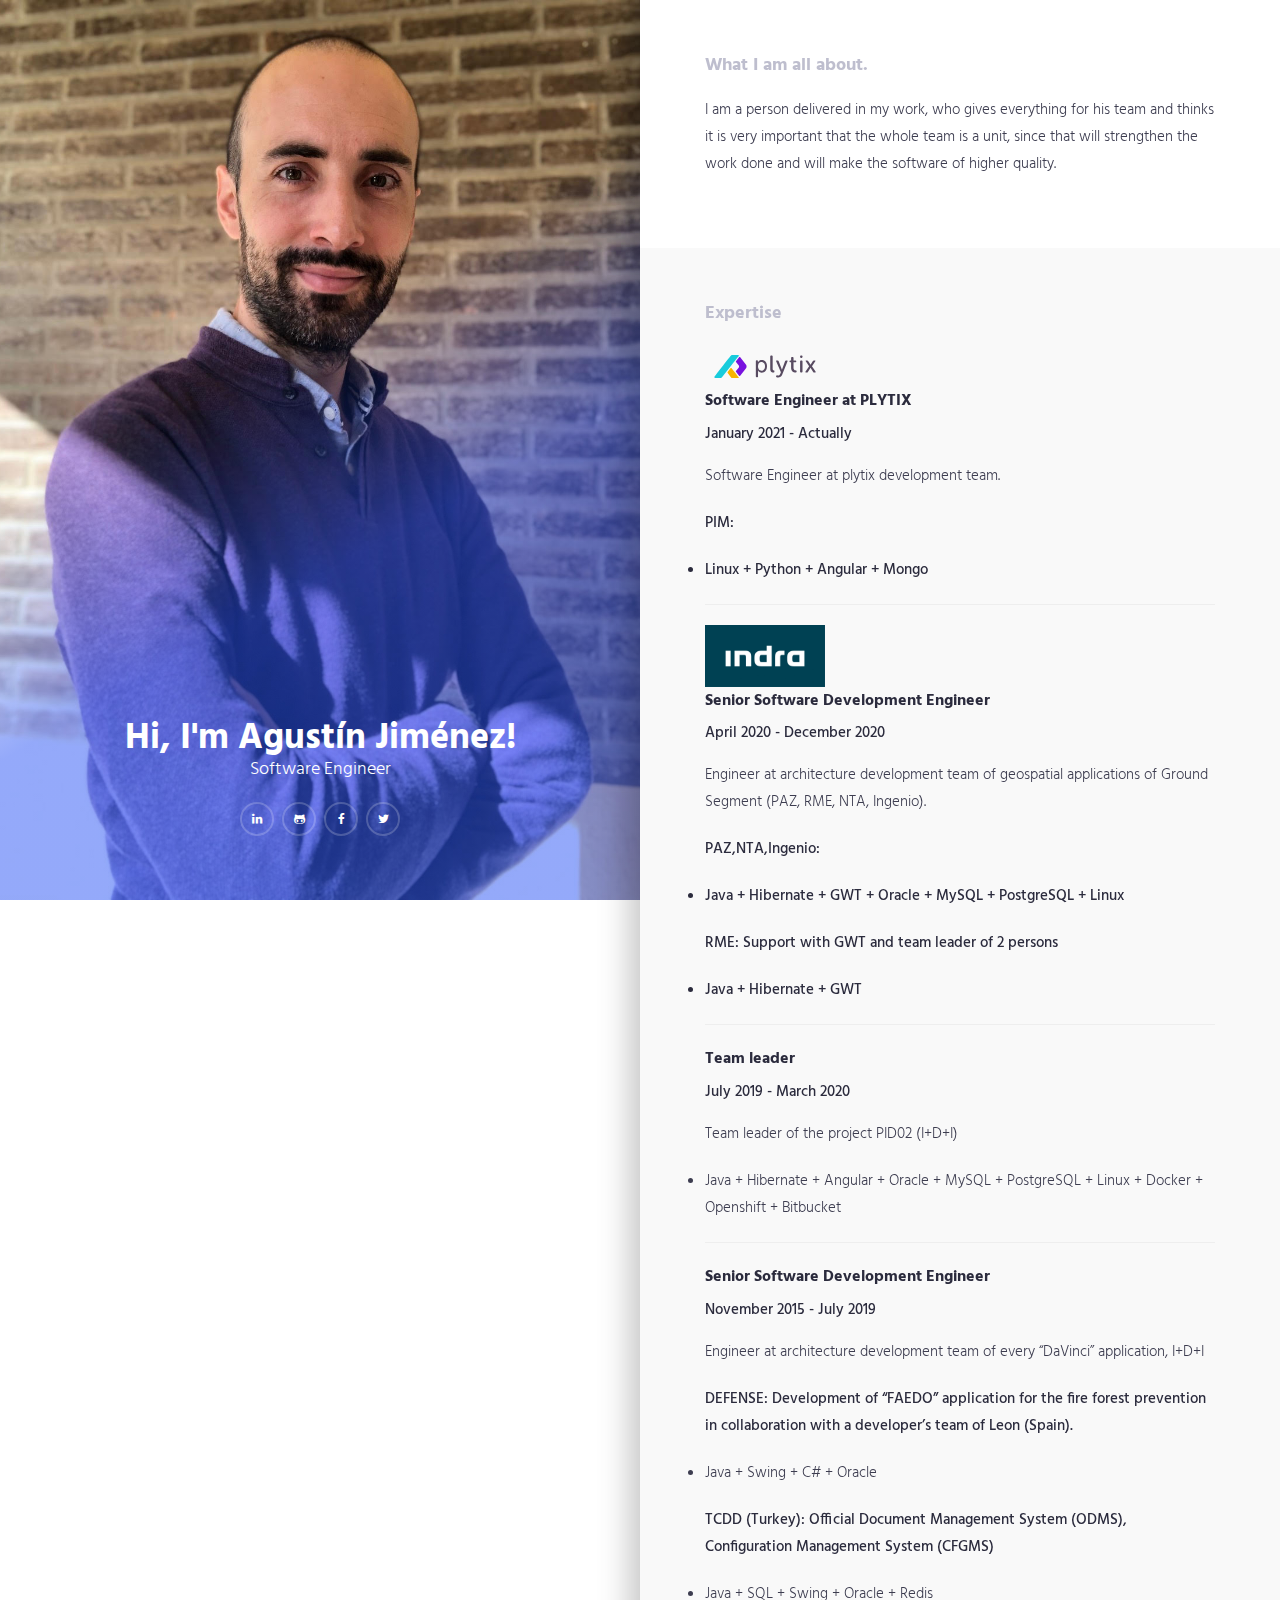
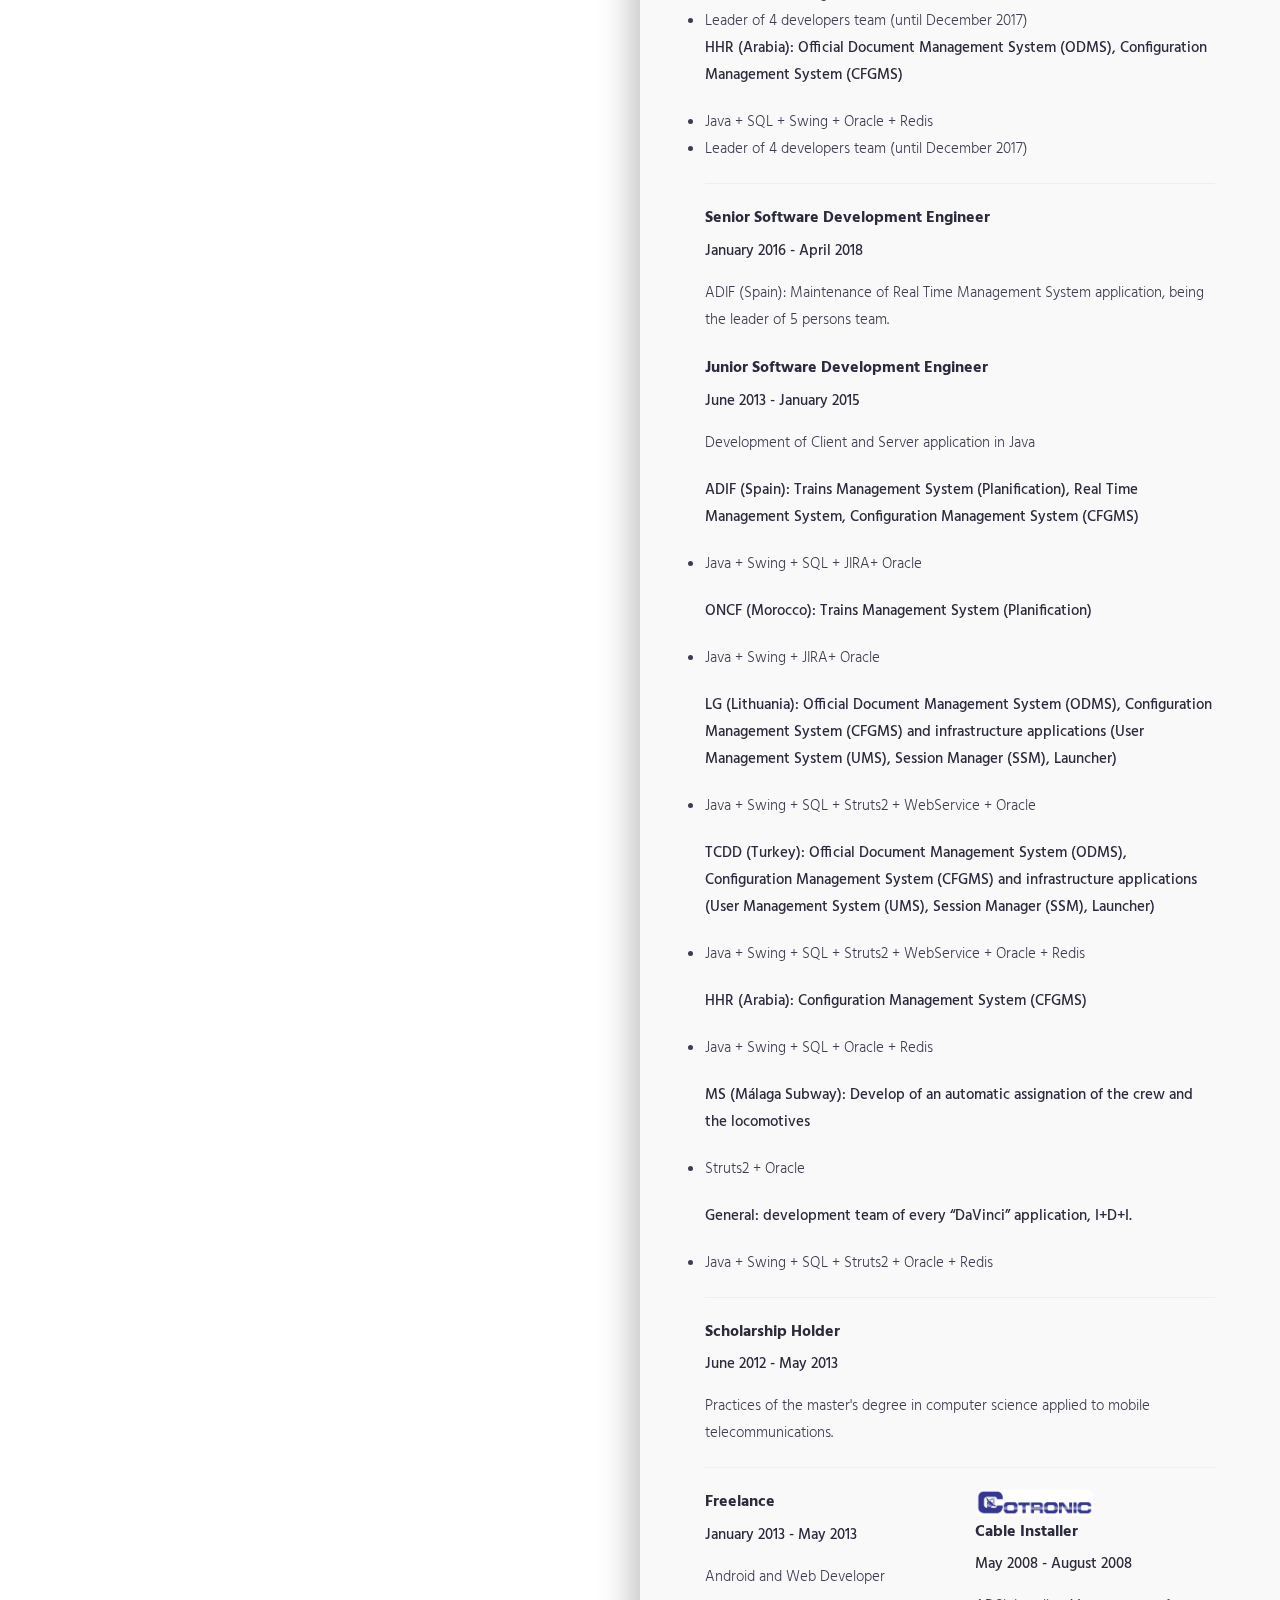
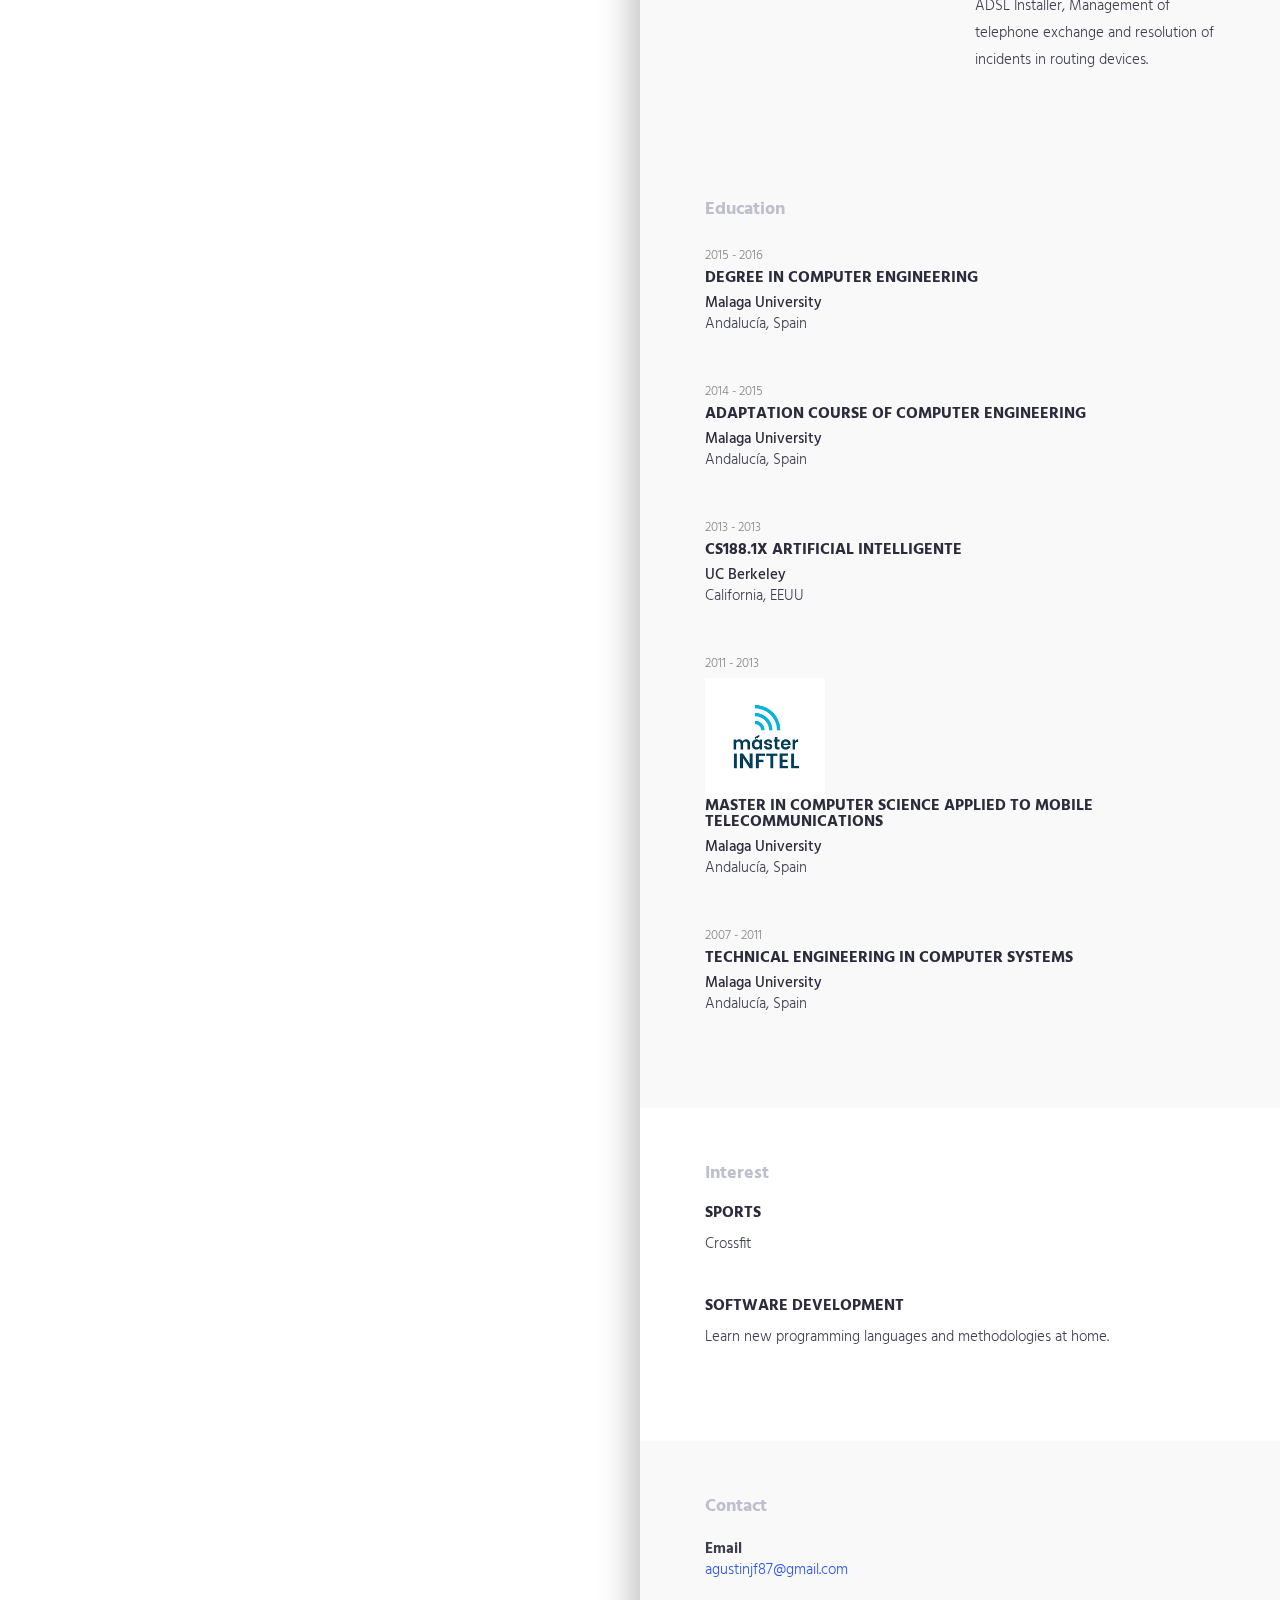
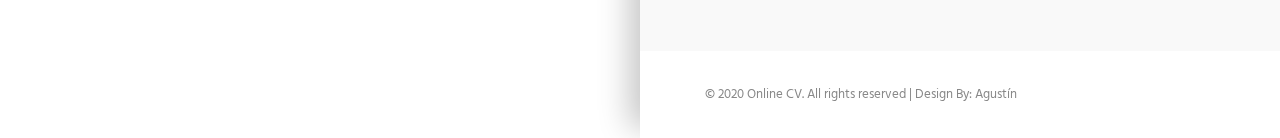
<file: index.html>
<!DOCTYPE html>
<html>
<head>
    <meta charset="utf-8">
    <meta http-equiv="X-UA-Compatible" content="IE=edge">
    <meta name="viewport" content="width=device-width, initial-scale=1">
    <!-- The above 3 meta tags *must* come first in the head; any other head content must come *after* these tags -->
    <title>Agustín Jiménez Fernández</title>

    <!-- favicon -->
    <link href="favicon.png" rel=icon>

    <!-- web-fonts -->
    <link href="https://fonts.googleapis.com/css?family=Hind:300,400,500,600,700" rel="stylesheet">

    <!-- font-awesome -->
    <link href="css/font-awesome.min.css" rel="stylesheet">

    <!-- Bootstrap -->
    <link href="css/bootstrap.min.css" rel="stylesheet">

    <!-- Style CSS -->
    <link href="css/style.css" rel="stylesheet">

    <!-- HTML5 shim and Respond.js for IE8 support of HTML5 elements and media queries -->
    <!-- WARNING: Respond.js doesn't work if you view the page via file:// -->
    <!--[if lt IE 9]>
    <script src="https://oss.maxcdn.com/html5shiv/3.7.2/html5shiv.min.js"></script>
    <script src="https://oss.maxcdn.com/respond/1.4.2/respond.min.js"></script>
    <![endif]-->
</head>
<body id="page-top" data-spy="scroll" data-target=".navbar">
<div id="main-wrapper">
<!-- Page Preloader -->
<div id="preloader">
    <div id="status">
        <div class="status-mes"></div>
    </div>
</div>

<div class="columns-block">
<div class="left-col-block blocks">
    <header class="header">
        <div class="content text-center">
            <h1>Hi, I'm Agustín Jiménez!</h1>

            <p class="lead">Software Engineer</p>
            <ul class="social-icon">
                <li><a href="https://www.linkedin.com/in/ajifernandez/"><i class="fa fa-linkedin" aria-hidden="true"></i></a></li>
				<li><a href="https://github.com/ajifernandez"><i class="fa fa-github-alt" aria-hidden="true"></i></a></li>
				<li><a href="https://www.facebook.com/agustinjf"><i class="fa fa-facebook" aria-hidden="true"></i></a></li>
                <li><a href="https://twitter.com/agustinjf"><i class="fa fa-twitter" aria-hidden="true"></i></a></li>
                <!--<li><a href="#"><i class="fa fa-slack" aria-hidden="true"></i></a></li>
                <li><a href="#"><i class="fa fa-dribbble" aria-hidden="true"></i></a></li>-->
            </ul>
        </div>
        <div class="profile-img"></div>
    </header>
    <!-- .header-->
</div>


<div class="right-col-block blocks">
<section class="intro section-wrapper">
    <div class="container-fluid">
        <div class="row">
            <div class="col-md-12">
                <div class="section-title">
                    <h2>What I am all about.</h2>
                </div>
            </div>
            <div class="col-md-12">
                <p>
                    I am a person delivered in my work, who gives everything for his team and thinks it is very important 
					that the whole team is a unit, since that will strengthen the work done and will make the software of higher quality.
                </p>
            </div>
        </div>
    </div>
</section>


<section class="expertise-wrapper section-wrapper gray-bg">
    <div class="container-fluid">
        <div class="row">
            <div class="col-md-12">
                <div class="section-title">
                    <h2>Expertise</h2>
                </div>
            </div>
        </div>
        <!-- .row -->

        <div class="row">
            <div class="col-md-12">
                <div class="expertise-item">
                        <!--<a href="www.plytix.com">-->
                            <img src="./img/companies/plytix.svg" style="width:120px;border-width:0px;border:0px;" width="120" alt="Plytix Logo" title="Plytix Logo">
                        <!--</a>-->
                        <h3>Software Engineer at PLYTIX</h3>
					    <h4>January 2021 - Actually</h4>

                        <p>
                            Software Engineer at plytix development team.
                            <h4>PIM:
						    <p>
							    <li>Linux + Python + Angular + Mongo</li>
						    </p>
                        </p>
                        <hr>
                    </div>
                </div>
            <div class="col-md-12">
                <div class="expertise-item">
                    <img src="./img/companies/indra.jpg" style="width:120px;border-width:0px;border:0px;" width="120" alt="Indra Logo" title="Indra Logo">
                    <h3>Senior Software Development Engineer</h3>
					<h4>April 2020 - December 2020</h4>

                    <p>
                        Engineer at architecture development team of geospatial applications of Ground Segment (PAZ, RME, NTA, Ingenio).
                        <h4>PAZ,NTA,Ingenio:
						<p>
							<li>Java + Hibernate + GWT + Oracle + MySQL + PostgreSQL + Linux</li>
						</p>
                        <h4>RME: Support with GWT and team leader of 2 persons
						<p>
							<li>Java + Hibernate + GWT</li>
						</p>
                    </p>
                    <hr>
                </div>
            </div>
            
            <div class="col-md-12">
                <div class="expertise-item">
                    <h3>Team leader</h3>
					<h4>July 2019 - March 2020</h4>

                    <p>
                        Team leader of the project PID02 (I+D+I)
						<p>
							<li>Java + Hibernate + Angular + Oracle + MySQL + PostgreSQL + Linux + Docker + Openshift + Bitbucket</li>
						</p>
                    </p>
                    <hr>
                </div>
            </div>
            <div class="col-md-12">
                <div class="expertise-item">
                    <h3>Senior Software Development Engineer</h3>
					<h4>November 2015 - July 2019</h4>

                    <p>
                        Engineer at architecture development team of every “DaVinci” application, I+D+I
						<h4>DEFENSE: Development of “FAEDO” application for the fire forest prevention in collaboration with a developer’s team of Leon (Spain).</h4>
						<p>
							<li>Java + Swing + C# + Oracle</li>
						</p>
						<h4>TCDD (Turkey): Official Document Management System (ODMS), Configuration Management System (CFGMS)</h4>
						<p>
							<li>Java + SQL + Swing + Oracle + Redis</li>
							<li>Leader of 4 developers team (until December 2017)</li>
						<h4>HHR (Arabia): Official Document Management System (ODMS), Configuration Management System (CFGMS)</h4>
						<p>
							<li>Java + SQL + Swing + Oracle + Redis</li>
							<li>Leader of 4 developers team (until December 2017)</li>
						</p>
                    </p>
                    <hr>
                </div>
            </div>
            <div class="col-md-12">
                <div class="expertise-item">
                    <h3>Senior Software Development Engineer</h3>
					<h4>January 2016 - April 2018</h4>

                    <p>
                        ADIF (Spain): Maintenance of Real Time Management System application, being the leader of 5 persons team.
                    </p>
                </div>
            </div>
            <div class="col-md-12">
                <div class="expertise-item">
                    <h3>Junior Software Development Engineer</h3>
					<h4>June 2013 - January 2015</h4>

                    <p>
                        Development of Client and Server application in Java
						<h4>ADIF (Spain): Trains Management System (Planification), Real Time Management System, Configuration Management System (CFGMS)</h4>
						<p>
							<li>Java + Swing + SQL + JIRA+ Oracle</li>
						</p>
						<h4>ONCF (Morocco): Trains Management System (Planification)</h4>
						<p>
							<li>Java + Swing + JIRA+ Oracle</li>
						</p>
						<h4>LG (Lithuania): Official Document Management System (ODMS), Configuration Management System (CFGMS) and infrastructure applications (User Management System (UMS), Session Manager (SSM), Launcher)</h4>
						<p>
							<li>Java + Swing + SQL + Struts2 + WebService + Oracle</li>
						</p>
						<h4>TCDD (Turkey): Official Document Management System (ODMS), Configuration Management System (CFGMS) and infrastructure applications (User Management System (UMS), Session Manager (SSM), Launcher)</h4>
						<p>
							<li>Java + Swing + SQL + Struts2 + WebService + Oracle + Redis</li>
						</p>
						<h4>HHR (Arabia): Configuration Management System (CFGMS)</h4>
						<p>
							<li>Java + Swing + SQL + Oracle + Redis</li>
						</p>
						<h4>MS (Málaga Subway): Develop of an automatic assignation of the crew and the locomotives</h4>
						<p>
							<li>Struts2 + Oracle</li>
						</p>
						<h4>General: development team of every “DaVinci” application, I+D+I.</h4>
						<p>
							<li>Java + Swing + SQL + Struts2 + Oracle + Redis</li>
						</p>
                    </p>
                    <hr>
                </div>
            </div>

            <div class="col-md-12">
                <div class="expertise-item">
                    <h3>Scholarship Holder</h3>
					<h4>June 2012 - May 2013</h4>

                    <p>
                        Practices of the master's degree in computer science applied to mobile telecommunications.
					</p>
                    <hr>
                </div>
            </div>
        </div>
            
        <!-- .row -->
		<div class="row">
            <div class="col-md-6">
                <div class="expertise-item">
                    <h3>Freelance</h3>
					<h4>January 2013 - May 2013</h4>

                    <p>
                        Android and Web Developer
                    </p>
                </div>
            </div>
            <div class="col-md-6">
                <div class="expertise-item">
                    <img src="./img/companies/cotronic.png" style="width:120px;border-width:0px;border:0px;" width="120" alt="Cotronic Logo" title="Cotronic Logo">
                    <h3>Cable Installer</h3>
					<h4>May 2008 - August 2008</h4>

                    <p>
						ADSL Installer, Management of telephone exchange and resolution of incidents in routing devices.
					</p>
                </div>
            </div>
        </div>
        <!-- .row -->
    </div>
    <!--.container-fluid-->
</section>
<!-- .expertise-wrapper -->

<section class="section-wrapper section-education gray-bg">
    <div class="container-fluid">
        <div class="row">
            <div class="col-md-12">
                <div class="section-title"><h2>Education</h2></div>
            </div>
        </div>
        <!--.row-->
        <div class="row">
            <div class="col-md-12">
                <div class="content-item">
                    <small>2015 - 2016</small>
                    <h3>Degree in Computer Engineering</h3>
                    <h4>Malaga University</h4>

                    <p>Andalucía, Spain</p>
                </div>
                <!-- .experience-item -->
                <div class="content-item">
                    <small>2014 - 2015</small>
                    <h3>Adaptation course of Computer Engineering</h3>
                    <h4>Malaga University</h4>

                    <p>Andalucía, Spain</p>
                </div>
                <!-- .experience-item -->
                <div class="content-item">
                    <small>2013 - 2013</small>
                    <h3>CS188.1X Artificial Intelligente</h3>
                    <h4>UC Berkeley</h4>

                    <p>California, EEUU</p>
                </div>
                <!-- .experience-item -->
				<div class="content-item">
                    <small>2011 - 2013</small><br>
                    <img src="./img/studies/master_inftel.png" style="width:120px;border-width:0px;border:0px;" width="120" alt="Master Inftel Logo" title="Master InftelLogo">
                    <h3>Master in Computer Science Applied to Mobile Telecommunications</h3>
                    <h4>Malaga University</h4>

                    <p>Andalucía, Spain</p>
                </div>
                <!-- .experience-item -->
				<div class="content-item">
                    <small>2007 - 2011</small>
                    <h3>Technical Engineering in Computer Systems</h3>
                    <h4>Malaga University</h4>

                    <p>Andalucía, Spain</p>
                </div>
                <!-- .experience-item -->
            </div>
        </div>
        <!--.row-->
    </div>
    <!-- .container-fluid -->

</section>
<!-- .section-education -->

<section class="section-interest section-wrapper">
    <div class="container-fluid">
        <div class="row">
            <div class="col-md-12">
                <div class="section-title">
                    <h2>Interest</h2>
                </div>
            </div>
        </div>
        <!-- .row -->

        <div class="row">
            <div class="col-md-12">
                <div class="content-item">
                    <h3>Sports</h3>

                    <p>Crossfit</p>

                </div>
                <div class="content-item">
                    <h3>Software Development</h3>

                    <p>Learn new programming languages and methodologies at home.</p>
                </div>
            </div>
        </div>
        <!-- .row -->

    </div>
</section>
<!-- .section-publications -->

<section class="section-contact section-wrapper gray-bg">
    <div class="container-fluid">
        <div class="row">
            <div class="col-md-12">
                <div class="section-title">
                    <h2>Contact</h2>
                </div>
            </div>
        </div>
        <div class="row">
            <div class="col-md-12">
                <!--<address>
                    <strong>Address</strong><br>
                    1355 Market Street, Suite 900<br>
                    San Francisco, CA 94103
                </address>
                <address>
                    <strong>Phone Number</strong><br>
                    +61 3 8376 6284
                </address>

                <address>
                    <strong>Mobile Number</strong><br>
                    987 654 321
                </address>-->
                <address>
                    <strong>Email</strong><br>
                    <a href="mailto:agustinjf87@gmail.com">agustinjf87@gmail.com</a>
                </address>
            </div>
        </div>
        <!--.row-->
        <!--<div class="row">
            <div class="col-md-12">
                <div class="feedback-form">
                    <h2>Get in touch</h2>

                    <form id="contactForm" action="sendemail.php" method="POST">
                        <div class="form-group">
                            <label for="InputName">Name</label>
                            <input type="text" name="name" required="" class="form-control" id="InputName"
                                   placeholder="Full Name">
                        </div>
                        <div class="form-group">
                            <label for="InputEmail">Email address</label>
                            <input type="email" name="email" required="" class="form-control" id="InputEmail"
                                   placeholder="Email">
                        </div>
                        <div class="form-group">
                            <label for="InputSubject">Subject</label>
                            <input type="text" name="subject" class="form-control" id="InputSubject"
                                   placeholder="Subject">
                        </div>
                        <div class="form-group">
                            <label for="message-text" class="control-label">Message</label>
                            <textarea class="form-control" rows="4" required="" name="message" id="message-text"
                                      placeholder="Write message"></textarea>
                        </div>

                        <button type="submit" class="btn btn-primary">Submit</button>
                    </form>
                </div>
            </div>
        </div>-->
    </div>
    <!--.container-fluid-->
</section>
<!--.section-contact-->

<footer class="footer">
    <div class="copyright-section">
        <div class="container-fluid">
            <div class="row">
                <div class="col-md-12">
                    <div class="copytext">&copy; 2020 Online CV. All rights reserved | Design By: Agustín</div>
                </div>
            </div>
            <!--.row-->
        </div>
        <!-- .container-fluid -->
    </div>
    <!-- .copyright-section -->
</footer>
<!-- .footer -->
</div>
<!-- .right-col-block -->
</div>
<!-- .columns-block -->
</div>
<!-- #main-wrapper -->

<!-- jquery -->
<script src="js/jquery-2.1.4.min.js"></script>

<!-- Bootstrap -->
<script src="js/bootstrap.min.js"></script>
<script src="js/scripts.js"></script>
</body>
</html>
</file>
<file: css/style.css>
/*
Template Name: Online CV
Description: HTML5 / CSS3 One Page
Version: 1.0
Author: themehippo.com
*/

/*------------------------------------------------------------------
# [Color codes]

# Body  (text): #3a4750
# Heading Color #444444
# Theme Color (link color) #82b541
# Mid grey (sub header) #f4f4f4
# Background Color #ffffff
# -------------------------------------------------------------------*/

body {
    font-family : 'Hind', sans-serif;
    font-size   : 15px;
    line-height : 1.8em;
    color       : #3d3d50;
    font-weight : 300;
    background  : #ffffff;
    }

/* --------------------------------------
 * Global Typography
 *------------------------------------------*/

h1, h2, h3, h4, h5, h6 {
    margin : 0 0 15px;
    color  : #2b2b3d;
    }

h1 {
    font-size   : 26px;
    line-height : 1.8em;
    font-weight : 700;
    }

h2 {
    font-size   : 18px;
    line-height : 1.8em;
    font-weight : 700;
    }

h3 {
    font-size   : 16px;
    line-height : 1.8em;
    font-weight : 500;
    }

h4 {
    font-size   : 15px;
    line-height : 1.8em;
    font-weight : 500;
    }

h5 {
    font-size   : 15px;
    line-height : 1.5em;
    font-weight : 500;
    }

h6 {
    font-size   : 15px;
    line-height : 1.5em;
    }

/* --------------------------------------
 * LINK STYLE
 *------------------------------------------*/
a {
    color              : #2a54f5;
    text-decoration    : none;
    -webkit-transition : all 0.3s ease 0s;
    -moz-transition    : all 0.3s ease 0s;
    -o-transition      : all 0.3s ease 0s;
    transition         : all 0.3s ease 0s;
    }

a,
a:active,
a:focus,
a:active {
    text-decoration : none;
    outline         : none
    }

a:hover,
a:focus {
    text-decoration : none;
    color           : #2a54f5;
    }

p {
    margin-bottom : 20px;
    }

ul {
    margin     : 0;
    padding    : 0;
    list-style : none;
    }

/*------------------
 * Button Style
 *------------------*/
.btn {
    padding        : 14px 30px 11px;
    margin-bottom  : 0;
    font-size      : 14px;
    font-weight    : 500;
    border-radius  : 0;
    border         : 0;
    text-transform : uppercase;
    }

.btn-lg {
    font-weight : 700;
    font-size   : 24px;
    padding     : 15px 30px;
    }

/*btn-primary*/
.btn-primary {
    background-color : #2a54f5;
    }

.btn-primary:hover,
.btn-primary:focus,
.btn-primary:active:focus {
    background : #1e3eb5;
    }

/*btn-default*/
.btn-default {
    color            : #2a54f5;
    background-color : transparent;
    border           : 2px solid #2a54f5;
    }

.btn-default:hover,
.btn-default:focus,
.btn-default:active:focus {
    background   : #2a54f5;
    color        : #ffffff;
    border-color : #2a54f5;
    }

button:focus,
.btn:focus,
.btn:active:focus {
    outline : none;
    }

/* --------------------
 * Column Block
 * -------------------*/

.columns-block {
    flex-wrap         : wrap;
    display           : -webkit-box;
    display           : -moz-box;
    display           : -ms-flexbox;
    display           : -webkit-flex;
    display           : flex;
    -webkit-flex-flow : row wrap;
    justify-content   : space-around;
    }

.blocks {
    box-sizing : border-box;
    }

.left-col-block {
    width      : 50%;
    text-align : center;
    overflow   : hidden;
    position   : fixed;
    left       : 0;
    }

.right-col-block {
    width      : 50%;
    position   : absolute;
    right      : 0;
    box-shadow : -10px -10px 30px rgba(0, 0, 0, 0.23);
    }

@media (max-width : 600px) {
    .left-col-block {
        width    : 100%;
        position : relative;
        }

    .right-col-block {
        width      : 100%;
        position   : relative;
        box-shadow : none;
        }
    }

/* --------------------
 * Section Background
 * -------------------*/

.gray-bg {
    background-color : #f9f9f9;
    }

/* --------------------
 *  main Wrapper
 * -------------------*/
#main-wrapper {
    background : #ffffff;
    overflow   : hidden;
    }

/*-------------------
 * Section Wrapper
 *-------------------*/
.section-wrapper {
    padding : 50px;
    }

@media (max-width : 480px) {
    .section-wrapper {
        padding : 30px 20px;
        }
    }

/*---------------------------
* Section Title
*---------------------------*/
.section-title {
    margin-bottom : 15px;
    }

.section-title h2 {
    margin-bottom : 5px;
    color         : #bebece;
    }

/*-----------------------------
 * NAVIGATION & HEADER STYLE
 *-------------------------------*/

.header {
    padding        : 0;
    margin         : 0;
    height         : 100vh;
    vertical-align : middle;
    position       : relative;
    }

.header .profile-img {
    position            : absolute;
    top                 : 0;
    left                : 0;
    z-index             : -1;
    width               : 100%;
    height              : 100%;
    background-image    : url(../img/img-profile.jpg);
    background-size     : cover;
    background-position : center top;
    }

.header .profile-img:before {
    content    : "";
    position   : absolute;
    left       : 0;
    top        : 0;
    right      : 0;
    bottom     : 0;
    background : linear-gradient(
            -30deg,
            rgba(42, 84, 245, 0.5) 0%,
            rgba(42, 84, 245, 0.5) 40%,
            transparent 60%,
            transparent 100%
    );

    }

.header .content {
    position : absolute;
    bottom   : 0;
    left     : 0;
    right    : 0;
    width    : 100%;
    margin   : 0 auto;
    padding  : 10%;
    }

.header .content h1 {
    font-size   : 36px;
    color       : #ffffff;
    line-height : 1;
    margin      : 0;
    }

.header .content p {
    font-size : 18px;
    color     : #ffffff;
    }

.header .btn {
    margin-top : 40px;
    }

.header .content .social-icon {
    margin  : 0;
    padding : 0;
    display : block;
    }

.header .content .social-icon li {
    display : inline-block;
    margin  : 0 2px;
    }

.header .content .social-icon li a {
    display       : block;
    font-size     : 12px;
    color         : #ffffff;
    width         : 34px;
    height        : 34px;
    line-height   : 33px;
    text-align    : center;
    border-radius : 100%;
    border        : 2px solid rgba(255, 255, 255, .2);
    }

.header .content .social-icon li a:hover {
    border-color : #ffffff;
    }

@media (max-width : 600px) {
    .header .profile-img {
        z-index : 1;
        }

    .header .content {
        z-index : 2;
        }
    }

/*-------------------
 * Intro
 *-------------------*/

.intro {
    }

/*-------------------
 * Expertise
 *-------------------*/
.expertise-item {
    margin-bottom : 20px;
    }

.expertise-item h3 {
    margin-bottom : 5px;
    font-weight   : 700;
    }

/*-------------------
 * Skills Progressbar
 *-------------------*/

.progress-item {
    position : relative;
    }

.progress-item .progress-title {
    font-size     : 15px;
    font-weight   : 400;
    display       : inline-block;
    margin-bottom : 5px;
    }

.progress-item .progress {
    height        : 4px;
    box-shadow    : none;
    border-radius : 5px;
    }

.progress-item .progress-bar {
    background-color : #2a54f5;
    box-shadow       : none;
    text-align       : right;
    }

.progress-item .progress-percent {
    font-size        : 10px;
    background-color : #313131;
    position         : absolute;
    top              : 5px;
    padding          : 0 8px;
    border-radius    : 3px;
    }

.progress-item .progress-percent::before {
    content      : "";
    position     : absolute;
    left         : 0;
    bottom       : -4px;
    border-top   : 6px solid #313131;
    border-right : 8px solid transparent;
    }

/*-------------------
 * Portfolio
 *-------------------*/

.portfolio-item {
    position      : relative;
    display       : block;
    margin-bottom : 30px;
    }

.portfolio-item .portfolio-thumb img {
    height    : auto;
    display   : block;
    max-width : 100%;
    }

.portfolio-item .portfolio-info {
    position   : absolute;
    bottom     : 0;
    padding    : 30px 15px 5px;
    width      : 100%;
    background : -webkit-linear-gradient(
            top,
            transparent 0%,
            rgba(0, 0, 0, 0.5) 100%
    );
    }

.portfolio-item .portfolio-info h3 {
    margin      : 0;
    line-height : 1;
    color       : #ffffff;
    }

.portfolio-item .portfolio-info small {
    color : #ffffff;
    }

.portfolio-item:hover .portfolio-info {
    background : -webkit-linear-gradient(
            top,
            transparent 0%,
            rgba(42, 84, 245, 0.5) 100%
    );
    }

/*-------------------
 * Content Item
 *-------------------*/

.content-item {
    margin-bottom : 40px;
    }

.content-item h3 {
    margin         : 0 0 10px;
    line-height    : 1;
    font-weight    : bold;
    text-transform : uppercase;
    }

.content-item h4 {
    margin      : 0;
    line-height : 1;
    }

.content-item small {
    color : #888888;
    }

/*-------------------
 * Contact
 *-------------------*/

.feedback-form {
    margin-top : 50px;
    }

/*-------------------
 * Form Style
 *-------------------*/
.form-control {
    height        : 50px;
    padding       : 0 20px;
    font-size     : 13px;
    line-height   : 50px;
    color         : #969595;
    border        : 1px solid #cccccc;
    border-radius : 0;
    box-shadow    : none;
    box-sizing    : border-box;
    }

.form-control:focus,
.form-control:active {
    box-shadow : none;
    }

/* --------------------------------------------
 *   Footer
 *---------------------------------------------- */

/* Copyright */

.footer {
    padding : 30px 50px;
    }

.footer .copyright-section {
    font-size : 13px;
    color     : #888888;

    }

.footer .copyright-section .copytext {
    font-weight : 400;
    display     : block;
    }

@media (max-width : 480px) {
    .footer {
        padding : 10px 20px;
        }
    }

/* ====================
 * Preloader
 * ====================*/
#preloader {
    background : #2a54f5;
    bottom     : 0;
    left       : 0;
    position   : fixed;
    right      : 0;
    top        : 0;
    z-index    : 9999;
    }

#status,
.status-mes {
    background-image    : url(../img/puff.svg);
    background-position : center;
    background-repeat   : no-repeat;
    height              : 200px;
    left                : 50%;
    margin              : -100px 0 0 -100px;
    position            : absolute;
    top                 : 50%;
    width               : 200px;
    }

.status-mes {
    background : none;
    left       : 0;
    margin     : 0;
    text-align : center;
    top        : 65%;
    }
</file>
